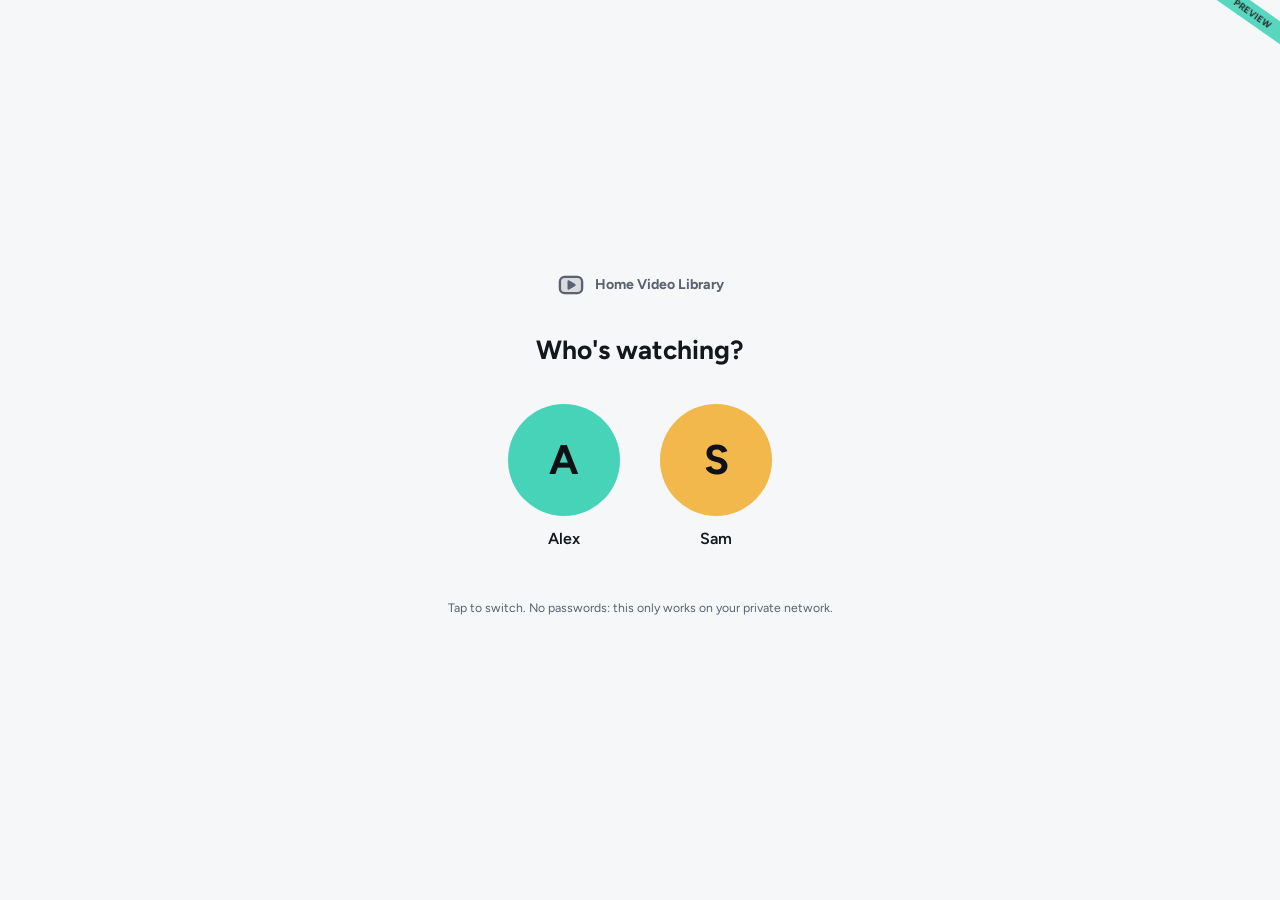
<file: preview/index.html>
<!doctype html>
<html lang="en">
<head>
  <meta charset="utf-8">
  <meta name="viewport" content="width=device-width, initial-scale=1, viewport-fit=cover">
  <meta name="theme-color" content="#0F1115">
  <meta name="description" content="Our videos, playlists and music from the home server.">
  <meta name="color-scheme" content="dark light">
  <meta name="apple-mobile-web-app-capable" content="yes">
  <meta name="mobile-web-app-capable" content="yes">
  <meta name="apple-mobile-web-app-status-bar-style" content="black-translucent">
  <meta name="apple-mobile-web-app-title" content="Videos">
  <meta name="format-detection" content="telephone=no">
  <title>Home Video Library – preview</title>
  <link rel="icon" type="image/png" sizes="192x192" href="icons/icon-192.png">
  <link rel="apple-touch-icon" sizes="180x180" href="icons/apple-touch-icon.png">
  <link rel="stylesheet" href="css/app.css">
</head>
<body>
  <div id="app"></div>
  <noscript>Home Video Library needs JavaScript.</noscript>
  <!-- Preview build: mock data + in-browser fake API, no server needed. -->
  <script src="mockdata.js"></script>
  <script src="mockapi.bundle.js"></script>
  <script src="app.bundle.js"></script>
</body>
</html>
</file>
<file: preview/css/app.css>
/* Home Video Library – mobile-first (390px), dark by default.
   All colours come from CSS variables so per-profile themes are a few
   setProperty() calls (see js/theme.js). */

@font-face { font-family: "Figtree"; font-weight: 400; font-display: swap; src: url([data-uri]) format("woff2"); }
@font-face { font-family: "Figtree"; font-weight: 500; font-display: swap; src: url([data-uri]) format("woff2"); }
@font-face { font-family: "Figtree"; font-weight: 600; font-display: swap; src: url([data-uri]) format("woff2"); }
@font-face { font-family: "Figtree"; font-weight: 700; font-display: swap; src: url([data-uri]) format("woff2"); }

:root {
  --bg: #0F1115;
  --surface: #181B21;
  --border: #2A2F39;
  --text: #F2F3F5;
  --muted: #A3A9B5;
  --accent: #46D3B8;
  --progress: #46D3B8;
  --on-accent: #0F1115;
  --surface-2: color-mix(in srgb, var(--surface) 80%, var(--text) 6%);
  --danger: #F2685B;
  /* spacing, corner radii and motion: one scale for every screen */
  --s1: 4px; --s2: 8px; --s3: 12px; --s4: 16px; --s5: 24px; --s6: 32px;
  --r-xs: 6px; --r-sm: 10px; --r-md: 12px; --r-lg: 16px; --r-xl: 22px;
  --radius: var(--r-lg);
  --ease: cubic-bezier(.2, .8, .2, 1);
  --dur: .22s;
  --shadow: 0 8px 28px rgba(0,0,0,.28);
  --tap: 44px;
  --nav-h: 58px;
  --safe-top: env(safe-area-inset-top, 0px);
  --safe-bottom: env(safe-area-inset-bottom, 0px);
  --safe-left: env(safe-area-inset-left, 0px);
  --safe-right: env(safe-area-inset-right, 0px);
  --font: "Figtree", -apple-system, BlinkMacSystemFont, "SF Pro Text", "Segoe UI", Roboto, sans-serif;
  color-scheme: dark;
}

/* Before a profile is picked, follow the phone's light/dark setting. */
@media (prefers-color-scheme: light) {
  :root { --bg: #F6F7F9; --surface: #FFFFFF; --border: #D9DDE3; --text: #14171C; --muted: #5A6270; color-scheme: light; }
}

* { box-sizing: border-box; -webkit-tap-highlight-color: transparent; }
/* Text follows the iPhone's Text Size / Dynamic Type setting: Safari maps
   -apple-system-body to it, and every other size below is in rem. */
html { font: -apple-system-body; }
html, body { margin: 0; height: 100%; background: var(--bg); color: var(--text); }
body {
  font-family: var(--font); font-size: 1rem; line-height: 1.4; font-weight: 400;
  -webkit-font-smoothing: antialiased;
  -webkit-text-size-adjust: 100%;
  overscroll-behavior-y: none;
}
button, input, select, textarea { font: inherit; color: inherit; }
button { cursor: pointer; }
a { color: var(--accent); }
img { display: block; }
svg[aria-hidden] { width: 1.15em; height: 1.15em; flex: none; vertical-align: -0.2em; }
h1, h2, h3 { margin: 0; line-height: 1.2; }
.sr-only { position: absolute; width: 1px; height: 1px; overflow: hidden; clip: rect(0 0 0 0); }

/* ---------- app shell ---------- */
#app { min-height: 100%; }
.screen {
  padding: calc(var(--safe-top) + 8px) calc(16px + var(--safe-right)) calc(var(--nav-h) + var(--safe-bottom) + 24px) calc(16px + var(--safe-left));
  max-width: 720px; margin: 0 auto;
}
.screen.no-nav { padding-bottom: calc(var(--safe-bottom) + 24px); }
.topbar {
  position: sticky; top: 0; z-index: 5;
  display: flex; align-items: center; gap: 10px;
  margin: 0 -16px 8px; padding: calc(var(--safe-top) + 6px) 16px 8px;
  margin-top: calc(-1 * var(--safe-top) - 8px);
  background: color-mix(in srgb, var(--bg) 88%, transparent);
  backdrop-filter: saturate(1.4) blur(14px); -webkit-backdrop-filter: saturate(1.4) blur(14px);
}
.topbar h1 { font-size: 1.529rem; font-weight: 700; flex: 1; letter-spacing: -0.01em; }
.topbar .back { margin-left: -10px; }

.nav {
  position: fixed; left: 0; right: 0; bottom: 0; z-index: 20;
  display: grid; grid-template-columns: repeat(6, 1fr);
  height: calc(var(--nav-h) + var(--safe-bottom)); padding: 0 var(--safe-right) var(--safe-bottom) var(--safe-left);
  background: color-mix(in srgb, var(--surface) 94%, transparent);
  backdrop-filter: blur(16px); -webkit-backdrop-filter: blur(16px);
  border-top: 1px solid var(--border);
}
.nav a {
  display: flex; flex-direction: column; align-items: center; justify-content: center; gap: 3px;
  min-height: var(--tap); color: var(--muted); text-decoration: none; font-size: min(0.647rem, 13px); font-weight: 600;
  position: relative;
}
.nav a svg { width: 24px; height: 24px; }
.nav a.active { color: var(--accent); }
.nav .dot {
  position: absolute; top: 6px; left: calc(50% + 8px); min-width: 16px; height: 16px; padding: 0 4px;
  border-radius: var(--r-sm); background: var(--accent); color: var(--on-accent); font-size: 0.588rem; line-height: 16px; text-align: center;
}

/* ---------- controls ---------- */
.btn {
  display: inline-flex; align-items: center; justify-content: center; gap: 8px;
  min-height: var(--tap); padding: 0 18px; border-radius: var(--r-md); border: 1px solid var(--border);
  background: var(--surface); color: var(--text); font-weight: 600; font-size: 0.882rem;
}
a.btn { text-decoration: none; }
.btn.primary { background: var(--accent); border-color: var(--accent); color: var(--on-accent); }
.btn.danger { color: var(--danger); }
.btn.block { width: 100%; }
.btn:disabled { opacity: .45; }
.btn svg { width: 20px; height: 20px; }
.icon-btn {
  display: inline-flex; align-items: center; justify-content: center;
  width: var(--tap); height: var(--tap); min-width: var(--tap); border-radius: 50%;
  border: 0; background: transparent; color: var(--text); padding: 0;
}
.icon-btn svg { width: 22px; height: 22px; }
.icon-btn.filled { background: var(--surface); border: 1px solid var(--border); }
.icon-btn.on { color: var(--accent); }

.avatar {
  width: 36px; height: 36px; border-radius: 50%; display: inline-grid; place-items: center;
  font-weight: 700; font-size: 0.882rem; color: #0F1115; background: var(--a, var(--accent)); flex: none;
}
.avatar-btn { border: 0; padding: 4px; background: none; min-width: var(--tap); min-height: var(--tap); display: grid; place-items: center; }
.avatar.sm { width: 20px; height: 20px; font-size: 0.588rem; }
.avatar.off { opacity: .25; }
.avatar.photo { position: relative; overflow: hidden; }
.avatar.photo img { position: absolute; inset: 0; width: 100%; height: 100%; object-fit: cover; }
.avatar-edit { position: relative; border: 0; padding: 0; background: none; border-radius: 50%; min-width: var(--tap); min-height: var(--tap); display: grid; place-items: center; }
.avatar-edit .cam { position: absolute; right: -2px; bottom: 2px; width: 20px; height: 20px; border-radius: 50%; display: grid; place-items: center; background: var(--surface); border: 1px solid var(--border); color: var(--text); }
.avatar-edit .cam svg { width: 12px; height: 12px; }

.seg {
  display: grid; grid-auto-flow: column; grid-auto-columns: 1fr; gap: 4px; padding: 4px;
  background: var(--surface); border: 1px solid var(--border); border-radius: var(--r-md);
}
.seg button {
  min-height: 38px; border: 0; border-radius: var(--r-sm); background: transparent; color: var(--muted); font-weight: 600; font-size: 0.824rem;
}
.seg button.on { background: var(--surface-2); color: var(--text); box-shadow: 0 1px 0 rgba(0,0,0,.25); }
.seg.accent button.on { background: var(--accent); color: var(--on-accent); }

.field {
  display: flex; align-items: center; gap: 8px; min-height: 48px; padding: 0 14px;
  background: var(--surface); border: 1px solid var(--border); border-radius: var(--r-lg);
}
.field input { flex: 1; min-width: 0; border: 0; outline: 0; background: transparent; font-size: 1rem; height: 46px; }
.field svg { width: 20px; height: 20px; color: var(--muted); flex: none; }

.chips { display: flex; gap: 8px; overflow-x: auto; padding: 4px 0; scrollbar-width: none; }
.chips::-webkit-scrollbar { display: none; }
.chip {
  flex: none; min-height: 36px; padding: 0 14px; border-radius: 18px; border: 1px solid var(--border);
  background: var(--surface); color: var(--text); font-size: 0.824rem; font-weight: 500; display: inline-flex; align-items: center; gap: 6px;
}
.chip.on { border-color: var(--accent); color: var(--accent); }
.chip .x { color: var(--muted); margin-left: 2px; }

/* ---------- lists & cards ---------- */
.section-title { font-size: 0.765rem; font-weight: 700; letter-spacing: .06em; text-transform: uppercase; color: var(--muted); margin: 22px 2px 10px; display: flex; align-items: center; gap: 8px; }
.section-title .spacer { flex: 1; }
.card { background: var(--surface); border: 1px solid var(--border); border-radius: var(--radius); }
.stack > * + * { margin-top: 12px; }
.muted { color: var(--muted); }
.small { font-size: 0.765rem; }
.row { display: flex; align-items: center; gap: 10px; }
.grow { flex: 1; min-width: 0; }
.clamp2 { display: -webkit-box; -webkit-line-clamp: 2; -webkit-box-orient: vertical; overflow: hidden; }
.ellipsis { white-space: nowrap; overflow: hidden; text-overflow: ellipsis; }

.thumb {
  position: relative; aspect-ratio: 16/9; border-radius: var(--r-md); overflow: hidden; background: var(--surface-2); flex: none;
}
.thumb img { width: 100%; height: 100%; object-fit: cover; }
.thumb .dur, .thumb .badge {
  position: absolute; right: 6px; bottom: 6px; padding: 2px 6px; border-radius: var(--r-xs);
  background: rgba(0,0,0,.78); color: #fff; font-size: 0.706rem; font-weight: 600;
}
.thumb .badge { left: 6px; right: auto; background: var(--accent); color: var(--on-accent); }
.thumb .bar-track { position: absolute; left: 0; right: 0; bottom: 0; height: 4px; background: rgba(255,255,255,.3); }
.thumb .bar { height: 100%; background: var(--progress); border-radius: 0 2px 2px 0; }
.thumb .watched { position: absolute; left: 6px; top: 6px; display: inline-flex; align-items: center; gap: 3px; padding: 2px 7px 2px 5px; border-radius: var(--r-xs); background: rgba(0,0,0,.72); color: #fff; font-size: 0.68rem; font-weight: 700; }
.thumb .watched svg { width: 12px; height: 12px; color: var(--progress); }
.thumb:has(.watched) img { opacity: .72; }
.thumb .shade { position: absolute; inset: 0; display: grid; place-items: center; background: rgba(0,0,0,.45); color: #fff; font-weight: 700; }

.vlist { display: grid; gap: 18px; }
.vitem { display: block; color: inherit; text-decoration: none; border: 0; background: none; padding: 0; text-align: left; width: 100%; }
.vitem .meta { display: flex; gap: 10px; margin-top: 10px; align-items: flex-start; }
.vitem .title { font-weight: 600; font-size: 0.941rem; line-height: 1.3; }
.vitem .sub { color: var(--muted); font-size: 0.765rem; margin-top: 3px; }
.reason { display: flex; gap: 6px; align-items: flex-start; color: var(--muted); font-size: 0.765rem; margin-top: 6px; }
.reason svg { width: 14px; height: 14px; flex: none; margin-top: 2px; color: var(--accent); }

.hitem { display: flex; gap: 12px; align-items: center; padding: 8px 0; }
.hitem .thumb { width: 112px; border-radius: var(--r-sm); }
.hitem .actions .icon-btn { height: 36px; }
.hitem .title { font-weight: 600; font-size: 0.882rem; line-height: 1.3; }
.hitem .sub { color: var(--muted); font-size: 0.735rem; margin-top: 3px; }
.hitem + .hitem { border-top: 1px solid color-mix(in srgb, var(--border) 60%, transparent); }
.hitem .actions { display: flex; flex-direction: column; }

.progress { height: 6px; background: var(--surface-2); border-radius: 3px; overflow: hidden; }
.progress > div { height: 100%; background: var(--progress); border-radius: 3px; transition: width .4s ease; }

.empty { text-align: center; padding: 48px 20px; color: var(--muted); }
.empty svg { width: 44px; height: 44px; color: var(--border); margin-bottom: 10px; }
.empty h3 { color: var(--text); font-size: 1.059rem; margin-bottom: 6px; }

.pill { display: inline-flex; align-items: center; gap: 4px; padding: 2px 8px; border-radius: var(--r-sm); font-size: 0.706rem; font-weight: 600; background: var(--surface-2); color: var(--muted); }
.pill.accent { background: color-mix(in srgb, var(--accent) 20%, transparent); color: var(--accent); }
.pill.warn { background: color-mix(in srgb, #F2B84B 20%, transparent); color: #F2B84B; }
.pill.danger { background: color-mix(in srgb, var(--danger) 20%, transparent); color: var(--danger); }

/* settings-style rows */
.group { background: var(--surface); border: 1px solid var(--border); border-radius: var(--radius); overflow: hidden; }
.group > .item { display: flex; align-items: center; gap: 12px; min-height: 52px; padding: 10px 14px; color: inherit; text-decoration: none; width: 100%; background: none; border: 0; text-align: left; }
.group > .item + .item { border-top: 1px solid var(--border); }
.group > .item svg.chev { width: 18px; height: 18px; color: var(--muted); }
.group > .item .lead { width: 30px; height: 30px; border-radius: var(--r-sm); display: grid; place-items: center; background: var(--surface-2); color: var(--accent); flex: none; }
.group > .item .lead svg { width: 18px; height: 18px; }
.group > .item .val { color: var(--muted); font-size: 0.824rem; }
.group > .block { padding: 14px; }
.group > .block + .item, .group > .item + .block, .group > .block + .block { border-top: 1px solid var(--border); }

/* sliders */
.slider { padding: 14px; }
.slider + .slider { border-top: 1px solid var(--border); }
.slider .row { justify-content: space-between; }
.slider label { font-weight: 600; }
.slider .ends { display: flex; justify-content: space-between; font-size: 0.706rem; color: var(--muted); margin-top: 2px; }
input[type=range] { width: 100%; height: var(--tap); -webkit-appearance: none; appearance: none; background: transparent; margin: 0; }
input[type=range]::-webkit-slider-runnable-track { height: 6px; border-radius: 3px; background: var(--surface-2); }
input[type=range]::-webkit-slider-thumb { -webkit-appearance: none; width: 28px; height: 28px; margin-top: -11px; border-radius: 50%; background: var(--accent); border: 3px solid var(--bg); box-shadow: 0 1px 4px rgba(0,0,0,.4); }
input[type=range]::-moz-range-track { height: 6px; border-radius: 3px; background: var(--surface-2); }
input[type=range]::-moz-range-thumb { width: 24px; height: 24px; border-radius: 50%; background: var(--accent); border: 3px solid var(--bg); }

.toggle { position: relative; width: 51px; height: 31px; flex: none; }
.toggle input { opacity: 0; position: absolute; inset: 0; margin: 0; z-index: 1; }
.toggle span { position: absolute; inset: 0; border-radius: 16px; background: var(--surface-2); border: 1px solid var(--border); transition: .2s; }
.toggle span::after { content: ""; position: absolute; top: 2px; left: 2px; width: 25px; height: 25px; border-radius: 50%; background: #fff; transition: .2s; }
.toggle input:checked + span { background: var(--accent); border-color: var(--accent); }
.toggle input:checked + span::after { transform: translateX(20px); }

/* weights */
.wbar { position: relative; height: 6px; background: var(--surface-2); border-radius: 3px; margin-top: 6px; }
.wbar > div { position: absolute; top: 0; bottom: 0; border-radius: 3px; }
.wbar .pos { left: 50%; background: var(--accent); }
.wbar .neg { right: 50%; background: var(--danger); }
.wbar::after { content: ""; position: absolute; left: 50%; top: -2px; bottom: -2px; width: 1px; background: var(--muted); opacity: .5; }
.term { padding: 12px 14px; }
.term + .term { border-top: 1px solid var(--border); }
.term .name { font-weight: 600; }
.term .actions { display: flex; gap: 6px; margin-top: 8px; flex-wrap: wrap; }
.term .actions .chip { min-height: 34px; }

/* ---------- sheets, toasts ---------- */
.sheet-backdrop { position: fixed; inset: 0; z-index: 50; background: rgba(0,0,0,.55); opacity: 0; transition: opacity .2s; }
.sheet-backdrop.open { opacity: 1; }
.sheet {
  position: fixed; left: 0; right: 0; bottom: 0; z-index: 51; max-height: 88vh; overflow-y: auto;
  background: var(--surface); border-top-left-radius: var(--r-xl); border-top-right-radius: var(--r-xl); border: 1px solid var(--border);
  padding: 8px calc(16px + var(--safe-right)) calc(20px + var(--safe-bottom)) calc(16px + var(--safe-left));
  transform: translateY(100%); transition: transform .25s cubic-bezier(.2,.8,.2,1);
  max-width: 720px; margin: 0 auto;
}
.sheet.open { transform: none; }
.sheet .grab { width: 40px; height: 5px; border-radius: 3px; background: var(--border); margin: 4px auto 14px; }
.sheet h2 { font-size: 1.176rem; margin-bottom: 4px; }
.sheet .option { display: flex; gap: 12px; align-items: flex-start; width: 100%; padding: 12px; border-radius: var(--r-md); border: 1px solid var(--border); background: var(--bg); text-align: left; min-height: 56px; }
.sheet .option.on { border-color: var(--accent); box-shadow: inset 0 0 0 1px var(--accent); }
.sheet .option .t { font-weight: 600; }
.sheet .option .d { font-size: 0.765rem; color: var(--muted); margin-top: 2px; }
.sheet .option .radio { width: 22px; height: 22px; border-radius: 50%; border: 2px solid var(--border); flex: none; margin-top: 1px; }
.sheet .option.on .radio { border: 7px solid var(--accent); }
.sheet .menu-item { display: flex; align-items: center; gap: 12px; width: 100%; min-height: 52px; border: 0; background: none; text-align: left; font-weight: 500; padding: 0 4px; border-radius: var(--r-sm); }
.sheet .menu-item svg { width: 22px; height: 22px; color: var(--muted); }
.sheet .menu-item.danger { color: var(--danger); }

.toast {
  display: flex; align-items: center; gap: 8px;
  position: fixed; left: 50%; bottom: calc(var(--nav-h) + var(--safe-bottom) + 14px); z-index: 60;
  transform: translate(-50%, 20px); opacity: 0; transition: .25s;
  background: var(--text); color: var(--bg); padding: 12px 16px; border-radius: var(--r-md); font-weight: 600; font-size: 0.824rem;
  max-width: calc(100% - 32px); box-shadow: 0 6px 24px rgba(0,0,0,.35);
}
.toast.show { opacity: 1; transform: translate(-50%, 0); animation: toast-pop .32s var(--ease); }
.toast svg { width: 18px; height: 18px; color: var(--accent); flex: none; }
body.no-nav .toast { bottom: calc(var(--safe-bottom) + 18px); }
@keyframes toast-pop { 0% { transform: translate(-50%, 16px) scale(.96); } 70% { transform: translate(-50%, -2px) scale(1.01); } 100% { transform: translate(-50%, 0) scale(1); } }

.banner { display: flex; gap: 10px; align-items: flex-start; padding: 12px 14px; border-radius: var(--r-md); font-size: 0.824rem; background: color-mix(in srgb, #F2B84B 14%, var(--surface)); border: 1px solid color-mix(in srgb, #F2B84B 40%, var(--border)); }
.banner svg { width: 20px; height: 20px; flex: none; color: #F2B84B; }
.banner.info { background: color-mix(in srgb, var(--accent) 12%, var(--surface)); border-color: color-mix(in srgb, var(--accent) 35%, var(--border)); }
.banner.info svg { color: var(--accent); }

/* ---------- profiles ---------- */
.profiles { min-height: 100vh; display: flex; flex-direction: column; align-items: center; justify-content: center; gap: 36px; padding: calc(var(--safe-top) + 24px) 24px calc(var(--safe-bottom) + 24px); text-align: center; }
.profiles h1 { font-size: 1.647rem; }
.profiles .who { display: flex; gap: 28px; justify-content: center; flex-wrap: wrap; }
.profiles .who button { border: 0; background: none; display: flex; flex-direction: column; align-items: center; gap: 12px; font-weight: 600; font-size: 1rem; }
.profiles .who .avatar { width: 112px; height: 112px; font-size: 2.588rem; box-shadow: 0 0 0 4px var(--bg), 0 0 0 6px transparent; transition: transform .15s; }
.profiles .who button:active .avatar { transform: scale(.94); }
.profiles .who button.current .avatar { box-shadow: 0 0 0 4px var(--bg), 0 0 0 6px var(--a); }
.logo { display: flex; align-items: center; gap: 10px; font-weight: 700; color: var(--muted); font-size: 0.882rem; }
.logo svg { width: 28px; height: 28px; }

/* ---------- player: see the "player" block at the end ---------- */
.actions-row { display: flex; gap: var(--s2); overflow-x: auto; padding: var(--s1) 0; margin: 0 -16px; padding-left: 16px; padding-right: 16px; scrollbar-width: none; }
.actions-row::-webkit-scrollbar { display: none; }
.actions-row .chip { min-height: var(--tap); padding: 0 16px; }
.actions-row .chip svg { width: 18px; height: 18px; }

/* ---------- shorts ---------- */
.shorts {
  position: fixed; inset: 0; z-index: 30; background: #000; color: #fff;
  overflow-y: scroll; scroll-snap-type: y mandatory; overscroll-behavior: contain; -webkit-overflow-scrolling: touch;
}
.short { position: relative; height: 100vh; height: 100dvh; scroll-snap-align: start; scroll-snap-stop: always; display: grid; place-items: center; overflow: hidden; }
.short video { width: 100%; height: 100%; object-fit: cover; background: #000; }
.short .overlay { position: absolute; left: 0; right: 72px; bottom: 0; padding: 0 16px calc(var(--safe-bottom) + 28px); background: linear-gradient(transparent, rgba(0,0,0,.6)); pointer-events: none; }
.short .overlay .t { font-weight: 700; font-size: 0.941rem; text-shadow: 0 1px 2px rgba(0,0,0,.6); }
.short .overlay .c { font-size: 0.824rem; opacity: .85; margin-top: 4px; }
.short .rail { position: absolute; right: 8px; bottom: calc(var(--safe-bottom) + 24px); display: flex; flex-direction: column; gap: 14px; align-items: center; }
.short .rail .icon-btn { background: rgba(0,0,0,.35); color: #fff; width: 48px; height: 48px; }
.short .rail .icon-btn.on { color: var(--accent); }
.short .rail span { font-size: 0.647rem; font-weight: 600; text-align: center; display: block; margin-top: -8px; text-shadow: 0 1px 2px #000; }
.short .tapzone { position: absolute; inset: 0 72px 120px 0; }
.short .muted-hint { position: absolute; top: 50%; left: 50%; transform: translate(-50%, -50%); background: rgba(0,0,0,.55); padding: 10px 16px; border-radius: 24px; display: flex; gap: 8px; align-items: center; font-weight: 600; pointer-events: none; transition: opacity .3s; }
.short .muted-hint svg { width: 20px; height: 20px; }
.short .sbar { position: absolute; left: 0; right: 0; bottom: 0; height: 3px; background: rgba(255,255,255,.2); }
.short .sbar > div { height: 100%; background: var(--progress); width: 0; }
.shorts-top { position: fixed; top: 0; left: 0; right: 0; z-index: 31; display: flex; align-items: center; gap: 8px; padding: calc(var(--safe-top) + 6px) 8px 6px; pointer-events: none; }
.shorts-top > * { pointer-events: auto; }
.shorts-top .icon-btn { background: rgba(0,0,0,.4); color: #fff; }
.shorts-top h2 { font-size: 1.059rem; color: #fff; text-shadow: 0 1px 3px #000; }

.shorts-strip { display: flex; gap: 10px; overflow-x: auto; padding: 2px 0 6px; scrollbar-width: none; }
.shorts-strip::-webkit-scrollbar { display: none; }
.shorts-strip a { flex: none; width: 104px; color: inherit; text-decoration: none; }
.shorts-strip .thumb { aspect-ratio: 9/16; border-radius: var(--r-md); }
.shorts-strip .t { font-size: 0.735rem; font-weight: 600; margin-top: 6px; }

/* ---------- appearance ---------- */
.presets { display: grid; grid-template-columns: repeat(4, 1fr); gap: 10px; }
.preset { border: 2px solid var(--border); border-radius: var(--r-lg); padding: 0; overflow: hidden; background: none; text-align: left; }
.preset.on { border-color: var(--accent); }
.preset .sw { height: 54px; padding: 8px; display: flex; flex-direction: column; gap: 5px; }
.preset .sw i { display: block; height: 6px; border-radius: 3px; }
.preset .n { font-size: 0.735rem; font-weight: 600; padding: 6px 8px; background: var(--surface); }
.color-row { display: flex; align-items: center; gap: 12px; min-height: 52px; padding: 6px 14px; }
.color-row + .color-row { border-top: 1px solid var(--border); }
.color-row input[type=color] { width: 44px; height: 44px; border: 1px solid var(--border); border-radius: var(--r-md); padding: 2px; background: var(--bg); -webkit-appearance: none; appearance: none; }
.color-row input[type=color]::-webkit-color-swatch-wrapper { padding: 0; }
.color-row input[type=color]::-webkit-color-swatch { border: 0; border-radius: var(--r-sm); }
.color-row code { font-size: 0.765rem; color: var(--muted); }
.theme-preview { padding: 14px; border-radius: var(--radius); border: 1px solid var(--border); background: var(--bg); }

.disk { margin-top: 8px; }
.kv { display: flex; justify-content: space-between; gap: 12px; font-size: 0.824rem; }
.kv + .kv { margin-top: 6px; }
.status-dot { width: 10px; height: 10px; border-radius: 50%; background: #3BD16F; box-shadow: 0 0 0 4px color-mix(in srgb, #3BD16F 25%, transparent); flex: none; }
.status-dot.off { background: var(--danger); box-shadow: 0 0 0 4px color-mix(in srgb, var(--danger) 25%, transparent); }

.spinner { width: 22px; height: 22px; border: 3px solid var(--border); border-top-color: var(--accent); border-radius: 50%; animation: spin .8s linear infinite; margin: 30px auto; }
@keyframes spin { to { transform: rotate(360deg); } }
.icon-btn.spin svg { animation: spin .9s linear infinite; }
@media (prefers-reduced-motion: reduce) { .icon-btn.spin svg { animation: none; opacity: .5; } }

.preview-ribbon { position: fixed; top: calc(var(--safe-top) + 4px); right: -34px; z-index: 100; transform: rotate(35deg); background: var(--accent); color: var(--on-accent); font-size: 0.588rem; font-weight: 700; padding: 3px 40px; pointer-events: none; opacity: .9; }

@media (min-width: 720px) {
  .vlist.grid { grid-template-columns: 1fr 1fr; }
}

/* ---------- music ---------- */
.track { display: flex; align-items: center; gap: 12px; padding: 8px 0; }
.track + .track { border-top: 1px solid color-mix(in srgb, var(--border) 60%, transparent); }
.track img { width: 52px; height: 52px; border-radius: var(--r-sm); object-fit: cover; flex: none; background: var(--surface-2); }
.track .title { font-weight: 600; font-size: 0.882rem; line-height: 1.3; }
.track .sub { color: var(--muted); font-size: 0.735rem; margin-top: 2px; }
.track-main { display: flex; align-items: center; gap: 12px; flex: 1; min-width: 0; border: 0; background: none; padding: 0; text-align: left; min-height: var(--tap); }
.track.playing .title { color: var(--accent); }
a.icon-btn { color: var(--text); }

.mini {
  position: fixed; left: 8px; right: 8px; z-index: 19; bottom: calc(var(--nav-h) + var(--safe-bottom) + 6px);
  display: flex; align-items: center; gap: 4px; padding: 6px 4px 6px 8px; overflow: hidden;
  background: var(--surface); border: 1px solid var(--border); border-radius: var(--r-lg); box-shadow: 0 6px 20px rgba(0,0,0,.35);
  max-width: 704px; margin: 0 auto;
}
.mini img { width: 40px; height: 40px; border-radius: var(--r-sm); object-fit: cover; flex: none; margin-right: 6px; }
.mini .icon-btn { width: 40px; height: 44px; min-width: 40px; }
.mini-progress { position: absolute; left: 0; right: 0; bottom: 0; height: 2px; }
.mini-fill { height: 100%; width: 0; background: var(--progress); }
body.has-mini .screen { padding-bottom: calc(var(--nav-h) + var(--safe-bottom) + 92px); }
body.no-nav .mini { display: none; }


/* =====================================================================
   1.3: player, library, playlists, transcript, polish
   ===================================================================== */

/* ---------- motion & feedback ---------- */
.screen { animation: screen-in var(--dur) var(--ease) backwards; }
@keyframes screen-in { from { opacity: 0; transform: translateY(8px); } to { opacity: 1; transform: none; } }
#app[data-route="player"] .screen { animation-name: screen-up; }
@keyframes screen-up { from { opacity: 0; transform: translateY(24px); } to { opacity: 1; transform: none; } }
.btn, .chip, .icon-btn, .menu-item, .option, .vitem, .preset, .seg button, .nav a, .pl-card, .cue {
  transition: transform .12s var(--ease), background-color .2s, color .2s, border-color .2s, opacity .2s;
}
.btn:active, .chip:active, .icon-btn:active, .preset:active, .pl-card:active, .option:active { transform: scale(.96); }
.vitem:active .thumb, .menu-item:active, .cue:active { transform: scale(.985); }
.nav a:active svg { transform: scale(.88); }
.pop { animation: pop .38s var(--ease); }
@keyframes pop { 0% { transform: scale(1); } 40% { transform: scale(1.12); } 100% { transform: scale(1); } }
.toggle span, .toggle span::after { transition: background-color .2s, transform .25s var(--ease); }
:focus-visible { outline: 3px solid color-mix(in srgb, var(--accent) 70%, transparent); outline-offset: 2px; border-radius: var(--r-sm); }
.btn.subtle { background: transparent; border-color: transparent; color: var(--muted); font-weight: 500; }
.btn.dashed { border-style: dashed; background: transparent; color: var(--accent); }
.btn svg, .chip svg { flex: none; }
.center { text-align: center; }
.row.wrap { flex-wrap: wrap; }
.section-title.first { margin-top: 6px; }
.section-title svg { width: 16px; height: 16px; }
.note { margin: var(--s2) 2px 0; }
.card.hint { display: flex; gap: 10px; align-items: center; padding: 14px; color: var(--muted); font-size: 0.82rem; }
.card.hint svg { color: var(--accent); width: 20px; height: 20px; }
.list-card { padding: 0 12px; list-style: none; margin: 0; }
.seg.compact button { font-size: 0.78rem; padding: 0 2px; min-height: 36px; }
.seg.tiny { display: inline-grid; padding: 3px; margin-left: auto; text-transform: none; letter-spacing: 0; }
.seg.tiny button { min-height: 30px; padding: 0 12px; font-size: 0.76rem; }
.select { min-height: var(--tap); padding: 0 10px; border-radius: var(--r-md); border: 1px solid var(--border); background: var(--surface); color: var(--text); }
.menu-item svg.on, .pick-state svg.on { color: var(--accent); }
.sheet .menu-item.accent { color: var(--accent); }
.sheet .menu-item.accent svg { color: var(--accent); }
.sheet .menu-item[aria-pressed="true"] { font-weight: 700; }
.spinner.inline { width: 16px; height: 16px; border-width: 2px; margin: 0; display: inline-block; }
.empty .btn { margin-top: var(--s4); }
.empty p { max-width: 30ch; margin: 0 auto; }

/* ---------- loading placeholders ---------- */
.sk { background: linear-gradient(90deg, var(--surface-2) 0%, color-mix(in srgb, var(--surface-2) 70%, var(--text) 8%) 50%, var(--surface-2) 100%);
  background-size: 200% 100%; animation: shimmer 1.3s linear infinite; border-radius: var(--r-sm); }
@keyframes shimmer { from { background-position: 100% 0; } to { background-position: -100% 0; } }
.skeleton.grid { display: grid; gap: var(--s5); }
.skeleton.list { display: grid; gap: var(--s3); }
.skeleton.row { display: flex; gap: var(--s3); overflow: hidden; }
.sk-card.narrow { width: 200px; flex: none; }
.sk-thumb { aspect-ratio: 16/9; border-radius: var(--r-md); }
.sk-thumb.small { width: 112px; flex: none; }
.sk-line { height: 14px; margin-top: 10px; width: 85%; }
.sk-line.short { width: 50%; }
.sk-title { height: 28px; width: 45%; margin: 6px 0 18px; }
.sk-row { display: flex; gap: var(--s3); align-items: center; }
.route-placeholder { animation: fade-in .3s ease both; }
@keyframes fade-in { from { opacity: 0; } to { opacity: 1; } }
.thumb img { opacity: 0; transition: opacity .25s ease; }
.thumb.loaded img { opacity: 1; }
.thumb.noimg::after { content: ""; position: absolute; inset: 0; background: linear-gradient(135deg, var(--surface-2), color-mix(in srgb, var(--accent) 18%, var(--surface-2))); }

/* ---------- pull to refresh ---------- */
.ptr { position: fixed; top: calc(var(--safe-top) - 44px); left: 50%; z-index: 40; width: 40px; height: 40px; border-radius: 50%;
  display: grid; place-items: center; background: var(--surface); border: 1px solid var(--border); box-shadow: var(--shadow);
  transform: translate(-50%, 0); opacity: 0; color: var(--muted); pointer-events: none; }
.ptr.armed { color: var(--accent); }
.ptr.busy { transition: transform .2s var(--ease); }
.ptr.busy .ptr-spin { animation: spin .8s linear infinite; }
.ptr-spin { display: grid; place-items: center; }
.ptr svg { width: 20px; height: 20px; }

/* ---------- home: continue watching ---------- */
.hscroll { display: flex; gap: var(--s3); overflow-x: auto; scroll-snap-type: x mandatory; margin: 0 -16px; padding: 2px 16px 6px; scrollbar-width: none; }
.hscroll::-webkit-scrollbar { display: none; }
.cw { position: relative; flex: none; width: 216px; scroll-snap-align: start; }
.cw .vitem { color: inherit; text-decoration: none; }
.cw-meta { padding: var(--s2) 34px 0 2px; }
.cw .title { font-weight: 600; font-size: 0.88rem; line-height: 1.3; }
.cw .sub { color: var(--muted); font-size: 0.76rem; margin-top: 2px; }
.cw .more { position: absolute; right: -6px; bottom: -4px; }

/* ---------- library ---------- */
.vgrid { display: grid; grid-template-columns: repeat(auto-fill, minmax(min(100%, 158px), 1fr)); gap: var(--s5) var(--s3); }
.vcard .meta { display: flex; gap: 2px; margin-top: var(--s2); align-items: flex-start; }
.vcard .title { font-weight: 600; font-size: 0.88rem; line-height: 1.3; }
.vcard .sub { color: var(--muted); font-size: 0.74rem; margin-top: 2px; }
.vcard .more { margin: -8px -10px 0 0; height: 36px; }
.pl-grid { display: grid; grid-template-columns: repeat(auto-fill, minmax(min(100%, 150px), 1fr)); gap: var(--s4) var(--s3); }
.pl-card { color: inherit; text-decoration: none; display: block; }
.pl-cover { aspect-ratio: 16/10; border-radius: var(--r-md); overflow: hidden; background: var(--surface-2); display: grid; gap: 2px; place-items: center; color: var(--muted); border: 1px solid var(--border); }
.pl-cover svg { width: 32px; height: 32px; }
.pl-cover img { width: 100%; height: 100%; object-fit: cover; }
.pl-cover.n2, .pl-cover.n3, .pl-cover.n4 { grid-template-columns: 1fr 1fr; }
.pl-cover.n3 img:first-child { grid-row: span 2; }
.pl-cover.n2 img { grid-row: span 2; }
.pl-name { font-weight: 600; margin-top: var(--s2); font-size: 0.94rem; line-height: 1.25; }
.pl-card .sub { color: var(--muted); font-size: 0.76rem; margin-top: 2px; }
.pl-head { margin-bottom: var(--s4); }
.sortable .drag { width: 28px; min-width: 28px; height: 44px; border: 0; background: none; padding: 0; display: grid; place-items: center; touch-action: none; cursor: grab; margin-left: -6px; }
.grip { width: 12px; height: 16px; background: radial-gradient(circle, var(--muted) 1.5px, transparent 1.7px) 0 0 / 6px 5.33px; opacity: .8; }
.sortable li { transition: transform .18s var(--ease); background: var(--surface); }
.sortable li.dragging { transition: none; position: relative; z-index: 2; box-shadow: var(--shadow); border-radius: var(--r-md); }
.hitem.pick { width: 100%; border: 0; background: none; color: inherit; text-align: left; }
.pick-state svg { width: 24px; height: 24px; color: var(--muted); }
.hitem.current { background: color-mix(in srgb, var(--accent) 10%, transparent); margin: 0 -12px; padding-left: 12px; padding-right: 12px; width: calc(100% + 24px); }
.list-card > :first-child.current { border-radius: var(--r-lg) var(--r-lg) 0 0; }
.list-card > :last-child.current { border-radius: 0 0 var(--r-lg) var(--r-lg); }
.hitem.current .sub { color: var(--accent); font-weight: 600; }
button.hitem { width: 100%; border: 0; background: none; color: inherit; text-align: left; font: inherit; }

/* ---------- delete after watching ---------- */
.who-row { display: flex; gap: var(--s2); flex-wrap: wrap; }
.who-chip { display: inline-flex; align-items: center; gap: 6px; padding: 6px 10px 6px 6px; border-radius: 999px; background: var(--bg); border: 1px solid var(--border); font-size: 0.8rem; font-weight: 600; }
.who-chip .muted { font-weight: 500; }
.who-chip.pending .avatar { opacity: .35; }
.who-chip.voted, .who-chip.watched { border-color: color-mix(in srgb, var(--accent) 45%, var(--border)); }
.delete-box p { margin: 0; }
.next-card { display: flex; gap: var(--s3); align-items: flex-start; padding: var(--s3); border-radius: var(--r-md); background: var(--bg); border: 1px solid var(--border); }
.next-card .title { font-weight: 600; line-height: 1.3; margin-top: 2px; }
.next-card .btn { padding: 0 14px; white-space: nowrap; }
.count-num { font-weight: 700; color: var(--accent); }
svg.done-icon { width: 26px; height: 26px; color: var(--accent); }

/* ---------- player ---------- */
.player-screen { padding-top: 0; }
.player-wrap {
  position: sticky; top: 0; z-index: 6; margin: 0 calc(-16px - var(--safe-right)) 0 calc(-16px - var(--safe-left));
  padding-top: var(--safe-top); background: #000; color: #fff; overflow: hidden; user-select: none; -webkit-user-select: none;
}
.player-wrap video { display: block; width: 100%; aspect-ratio: 16/9; max-height: 70vh; background: #000; object-fit: contain; }
.player-wrap.vertical video { aspect-ratio: 9/16; max-height: 72vh; }
.player-wrap video::cue { background: rgba(0,0,0,.72); color: #fff; font-family: var(--font); font-size: 1rem; line-height: 1.35; }
.audio-art { display: none; position: absolute; inset: var(--safe-top) 0 0; background: center / cover no-repeat; }
.audio-art::before { content: ""; position: absolute; inset: 0; backdrop-filter: blur(22px) brightness(.55); -webkit-backdrop-filter: blur(22px) brightness(.55); }
.audio-art::after { content: "Audio only"; position: absolute; left: 50%; top: 50%; transform: translate(-50%, 40px); font-weight: 700; font-size: 0.82rem; opacity: .9; letter-spacing: .02em; }
.player-wrap.audio-only video { visibility: hidden; }
.player-wrap.audio-only .audio-art { display: block; }
.gesture { position: absolute; inset: var(--safe-top) 0 0; z-index: 1; touch-action: manipulation; }
.pctl { position: absolute; inset: var(--safe-top) 0 0; z-index: 2; display: flex; flex-direction: column; justify-content: space-between;
  pointer-events: none; opacity: 0; transition: opacity .25s ease;
  background: linear-gradient(rgba(0,0,0,.55), transparent 28%, transparent 62%, rgba(0,0,0,.65)); }
.player-wrap.show-ctl .pctl, .player-wrap.paused .pctl { opacity: 1; }
.player-wrap.show-ctl .pctl button, .player-wrap.show-ctl .scrub, .player-wrap.paused .pctl button, .player-wrap.paused .scrub { pointer-events: auto; }
.pctl-top, .pctl-row { display: flex; align-items: center; gap: 2px; padding: 4px calc(6px + var(--safe-right)) 0 calc(6px + var(--safe-left)); }
.pctl-top .spacer, .pctl-row .spacer { flex: 1; }
.ptitle { display: none; font-weight: 600; font-size: 0.9rem; min-width: 0; text-shadow: 0 1px 2px rgba(0,0,0,.6); }
.ctl { width: var(--tap); height: var(--tap); min-width: var(--tap); border: 0; border-radius: 50%; background: transparent; color: #fff; display: grid; place-items: center; padding: 0; }
.ctl svg { width: 22px; height: 22px; filter: drop-shadow(0 1px 2px rgba(0,0,0,.5)); }
.ctl.on { color: var(--accent); }
.ctl.dim { opacity: .55; }
.ctl[hidden] { display: none; }
.speed-btn span { font-weight: 700; font-size: 0.82rem; min-width: 2.4em; padding: 3px 6px; border: 1.5px solid currentColor; border-radius: var(--r-xs); }
.big-play { position: absolute; left: 50%; top: 50%; width: 68px; height: 68px; margin: -34px 0 0 -34px; border-radius: 50%; border: 0;
  background: rgba(0,0,0,.5); color: #fff; display: grid; place-items: center; backdrop-filter: blur(6px); -webkit-backdrop-filter: blur(6px); }
.big-play svg { width: 30px; height: 30px; }
.pctl-bottom { padding-bottom: 4px; }
.time { font-size: 0.78rem; font-weight: 600; font-variant-numeric: tabular-nums; padding: 0 6px; text-shadow: 0 1px 2px rgba(0,0,0,.6); }
.scrub { position: relative; height: 30px; margin: 0 calc(14px + var(--safe-right)) 2px calc(14px + var(--safe-left)); touch-action: none; cursor: pointer; }
.scrub-track { position: absolute; left: 0; right: 0; top: 50%; height: 4px; margin-top: -2px; border-radius: 2px; background: rgba(255,255,255,.3); overflow: hidden; transition: height .15s, margin .15s; }
.scrub-buf { position: absolute; left: 0; top: 0; bottom: 0; background: rgba(255,255,255,.35); }
.scrub-fill { position: absolute; left: 0; top: 0; bottom: 0; background: var(--progress); }
.scrub-thumb { position: absolute; top: 50%; width: 14px; height: 14px; margin: -7px 0 0 -7px; border-radius: 50%; background: var(--progress); box-shadow: 0 0 0 3px rgba(0,0,0,.25); transition: transform .15s var(--ease); }
.scrub-bubble { position: absolute; bottom: 34px; transform: translateX(-50%) scale(.9); opacity: 0; pointer-events: none; transition: opacity .15s, transform .15s var(--ease);
  display: flex; flex-direction: column; align-items: center; padding: 6px 12px; border-radius: var(--r-md); background: rgba(0,0,0,.82); color: #fff; min-width: 76px; }
.scrub-bubble b { font-size: 1.1rem; font-variant-numeric: tabular-nums; }
.scrub-bubble span { font-size: 0.72rem; opacity: .75; font-variant-numeric: tabular-nums; }
.player-wrap.scrubbing .scrub-track { height: 8px; margin-top: -4px; }
.player-wrap.scrubbing .scrub-thumb { transform: scale(1.5); }
.player-wrap.scrubbing .scrub-bubble { opacity: 1; transform: translateX(-50%) scale(1); }
.player-wrap.scrubbing .big-play { opacity: 0; }

/* double-tap skip indicator: a soft half-circle on that side, like YouTube */
.skip-ind { position: absolute; top: var(--safe-top); bottom: 0; width: 42%; z-index: 3; display: flex; flex-direction: column; align-items: center; justify-content: center; gap: 6px;
  pointer-events: none; opacity: 0; transition: opacity .2s ease; font-weight: 700; font-size: 0.82rem; text-shadow: 0 1px 2px rgba(0,0,0,.5); }
.skip-ind.left { left: 0; border-radius: 0 50% 50% 0 / 0 50% 50% 0; background: rgba(255,255,255,.12); }
.skip-ind.right { right: 0; border-radius: 50% 0 0 50% / 50% 0 0 50%; background: rgba(255,255,255,.12); }
.skip-ind.show { opacity: 1; }
.skip-ind .chev { display: flex; gap: 0; }
.skip-ind .chev svg { width: 18px; height: 18px; opacity: .25; }
.skip-ind.tap .chev svg { animation: chev .6s ease; }
.skip-ind.left .chev svg:nth-child(3), .skip-ind.right .chev svg:nth-child(1) { animation-delay: 0s; }
.skip-ind .chev svg:nth-child(2) { animation-delay: .1s !important; }
.skip-ind.left .chev svg:nth-child(1), .skip-ind.right .chev svg:nth-child(3) { animation-delay: .2s; }
.skip-ind.tap::after { content: ""; position: absolute; width: 120px; height: 120px; border-radius: 50%; background: rgba(255,255,255,.18); animation: ripple .5s ease-out forwards; }
@keyframes chev { 0%, 100% { opacity: .25; } 40% { opacity: 1; } }
@keyframes ripple { from { transform: scale(.2); opacity: 1; } to { transform: scale(1.6); opacity: 0; } }

.player-info { margin-top: var(--s4); }
.video-title { font-size: 1.18rem; font-weight: 700; line-height: 1.25; letter-spacing: -0.005em; }
.meta { margin-top: 6px; }

/* transcript */
.transcript { background: var(--surface); border: 1px solid var(--border); border-radius: var(--radius); padding: var(--s3) var(--s3) var(--s2); }
.transcript h3 { font-size: 1rem; }
.transcript .field { margin: var(--s2) 0 6px; min-height: 42px; }
.transcript .field input { height: 40px; font-size: 0.94rem; }
.cues { list-style: none; margin: 6px 0 0; padding: 0; max-height: min(46vh, 420px); overflow-y: auto; overscroll-behavior: contain; position: relative; }
.cue { display: flex; gap: var(--s3); width: 100%; text-align: left; border: 0; background: none; color: inherit; padding: 8px 6px; border-radius: var(--r-sm); font-size: 0.92rem; line-height: 1.4; }
.cue-time { color: var(--accent); font-variant-numeric: tabular-nums; font-size: 0.78rem; font-weight: 600; min-width: 3.2em; padding-top: 2px; }
.cues li.now .cue { background: color-mix(in srgb, var(--accent) 14%, transparent); }
.cue mark { background: color-mix(in srgb, var(--accent) 40%, transparent); color: inherit; border-radius: 3px; padding: 0 1px; }

/* landscape phone: the player fills the screen, rotate back for details */
@media (orientation: landscape) and (max-height: 520px) {
  .player-screen { padding: 0; }
  .player-wrap { position: fixed; inset: 0; margin: 0; padding-top: 0; z-index: 30; }
  .player-wrap video, .player-wrap.vertical video { width: 100vw; height: 100vh; height: 100dvh; max-height: none; aspect-ratio: auto; }
  .gesture, .pctl, .audio-art, .skip-ind { top: 0; }
  .pctl { inset: 0; }
  .ptitle { display: block; }
  .pctl-top, .pctl-row { padding-left: calc(10px + var(--safe-left)); padding-right: calc(10px + var(--safe-right)); }
  .pctl-bottom { padding-bottom: calc(var(--safe-bottom) + 2px); }
  .scrub { margin-left: calc(18px + var(--safe-left)); margin-right: calc(18px + var(--safe-right)); }
  .player-info { display: none; }
}

/* light themes: softer shadows, readable chips over thumbnails stay dark */
[data-scheme="light"] { --shadow: 0 8px 24px rgba(20,23,28,.12); }
[data-scheme="light"] .sheet-backdrop { background: rgba(20,23,28,.35); }
[data-scheme="light"] .mini { box-shadow: 0 6px 18px rgba(20,23,28,.14); }

.theme-preview .pv-thumb { width: 96px; aspect-ratio: 16/9; border-radius: var(--r-sm); background: var(--surface); border: 1px solid var(--border); position: relative; overflow: hidden; }
.theme-preview .pv-bar { position: absolute; left: 0; bottom: 0; height: 4px; width: 55%; background: var(--progress); }
.theme-preview { color: var(--text); }
.presets { grid-template-columns: repeat(auto-fill, minmax(96px, 1fr)); }

@media (prefers-reduced-motion: reduce) {
  *, *::before, *::after { animation-duration: .01ms !important; animation-iteration-count: 1 !important; transition-duration: .01ms !important; }
}

/* ---------- 1.5: feedback, subscriptions, interest editor ---------- */
.card-actions { display: flex; align-items: center; gap: 4px; margin-top: 4px; }
.card-actions .spacer { flex: 1; }
.fb-btn {
  display: inline-flex; align-items: center; justify-content: center; gap: 4px;
  min-width: 40px; height: 36px; padding: 0 8px; border-radius: 18px; border: 0;
  background: transparent; color: var(--muted); font-size: 0.765rem; font-weight: 600;
}
.fb-btn svg { width: 18px; height: 18px; }
.fb-btn.on { color: var(--accent); background: color-mix(in srgb, var(--accent) 14%, transparent); }
.fb-btn.text { padding: 0 10px; }
.chan-link { color: inherit; text-decoration: none; }
.chan-link:active { color: var(--accent); }
.more-less { display: grid; grid-template-columns: 1fr 1fr; gap: 8px; }
.more-less .btn.on { border-color: var(--accent); color: var(--accent); }
.sub-cell { flex: none; width: 216px; scroll-snap-align: start; }
.sub-item .title { font-weight: 600; font-size: 0.88rem; line-height: 1.3; margin-top: var(--s2); }
.sub-item .sub { color: var(--muted); font-size: 0.76rem; margin-top: 2px; }
.sub-channel .section-title a { color: inherit; text-decoration: none; }
.sub-channel .section-title .icon-btn { width: 36px; height: 36px; min-width: 36px; color: var(--muted); }
.term.interest .pill { margin-left: 6px; }
.weight-row { gap: 6px; margin-top: 8px; }
.icon-btn.small { width: 36px; height: 36px; min-width: 36px; border: 1px solid var(--border); background: var(--surface); }
.icon-btn.small svg { width: 18px; height: 18px; }
.weight-val { min-width: 34px; text-align: center; font-weight: 700; font-variant-numeric: tabular-nums; }
details.more { margin-top: 10px; }
details.more summary { min-height: 36px; display: flex; align-items: center; cursor: pointer; }
</file>
